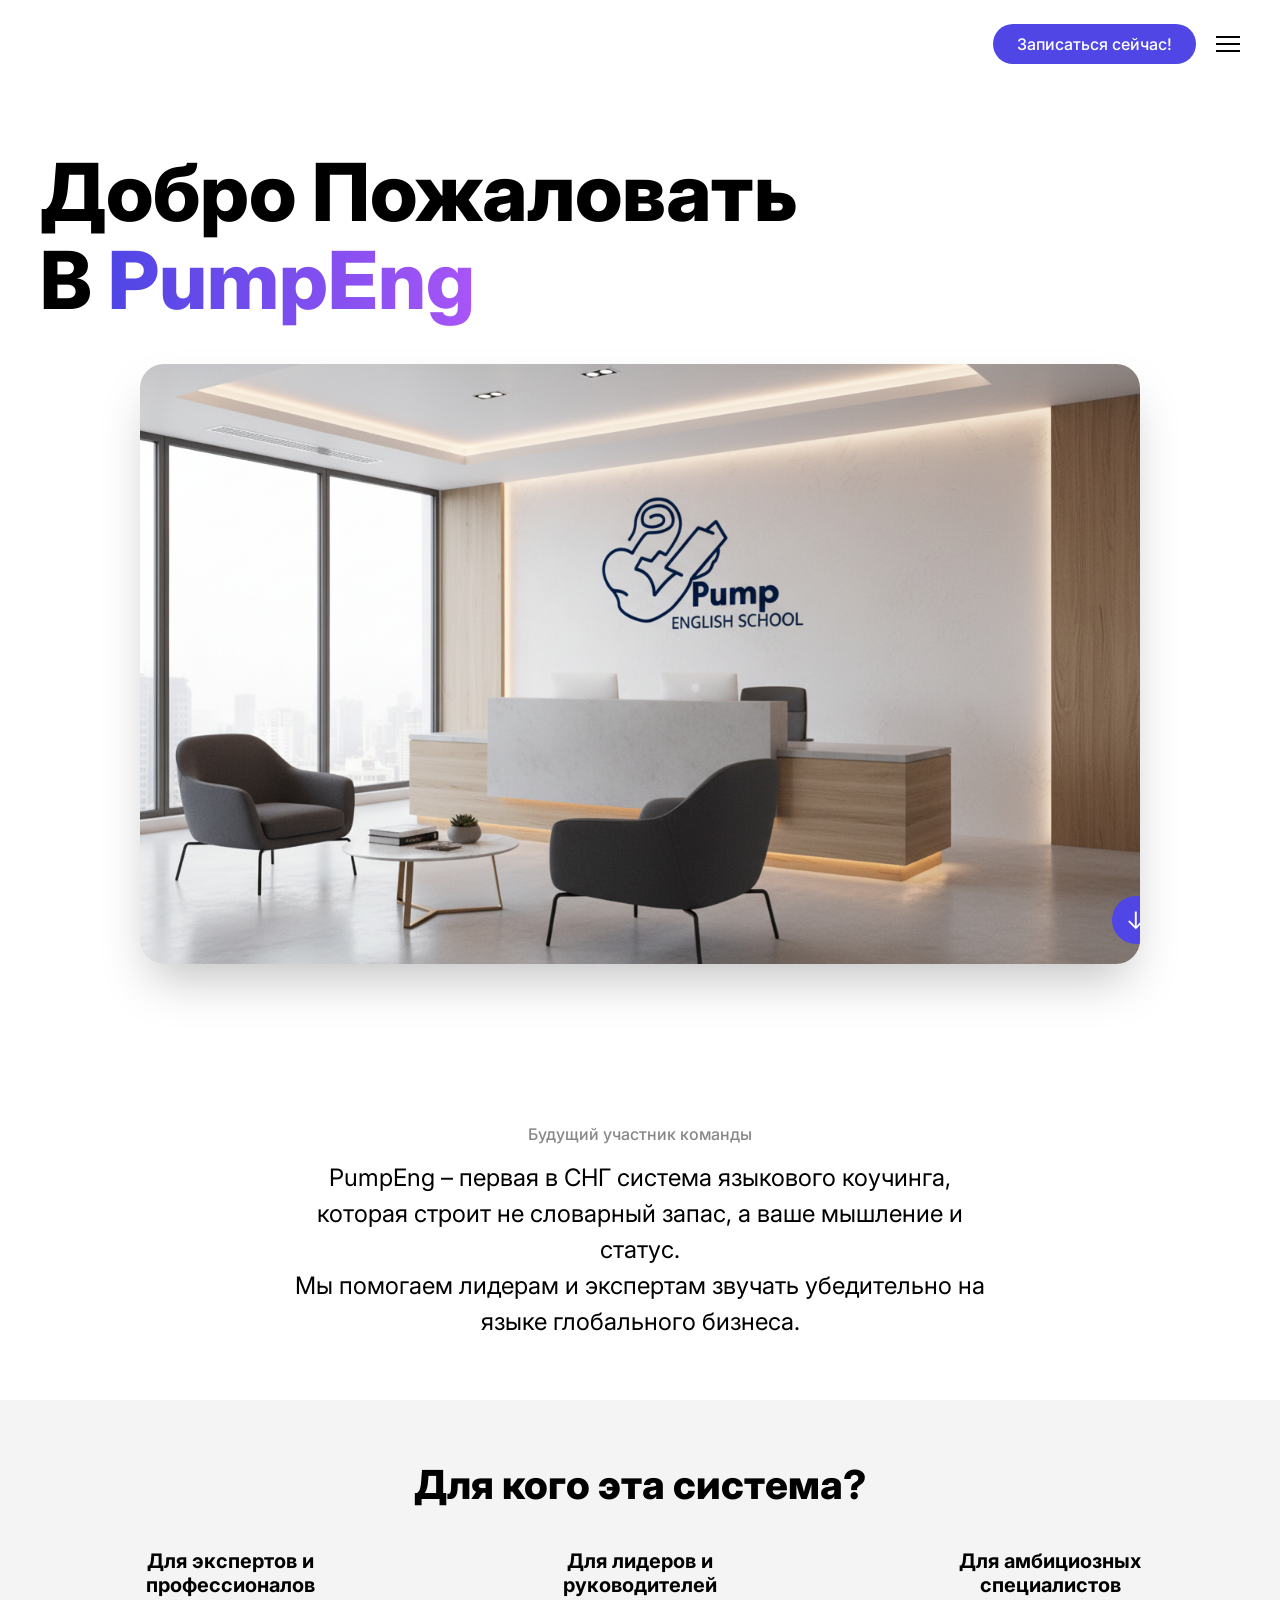
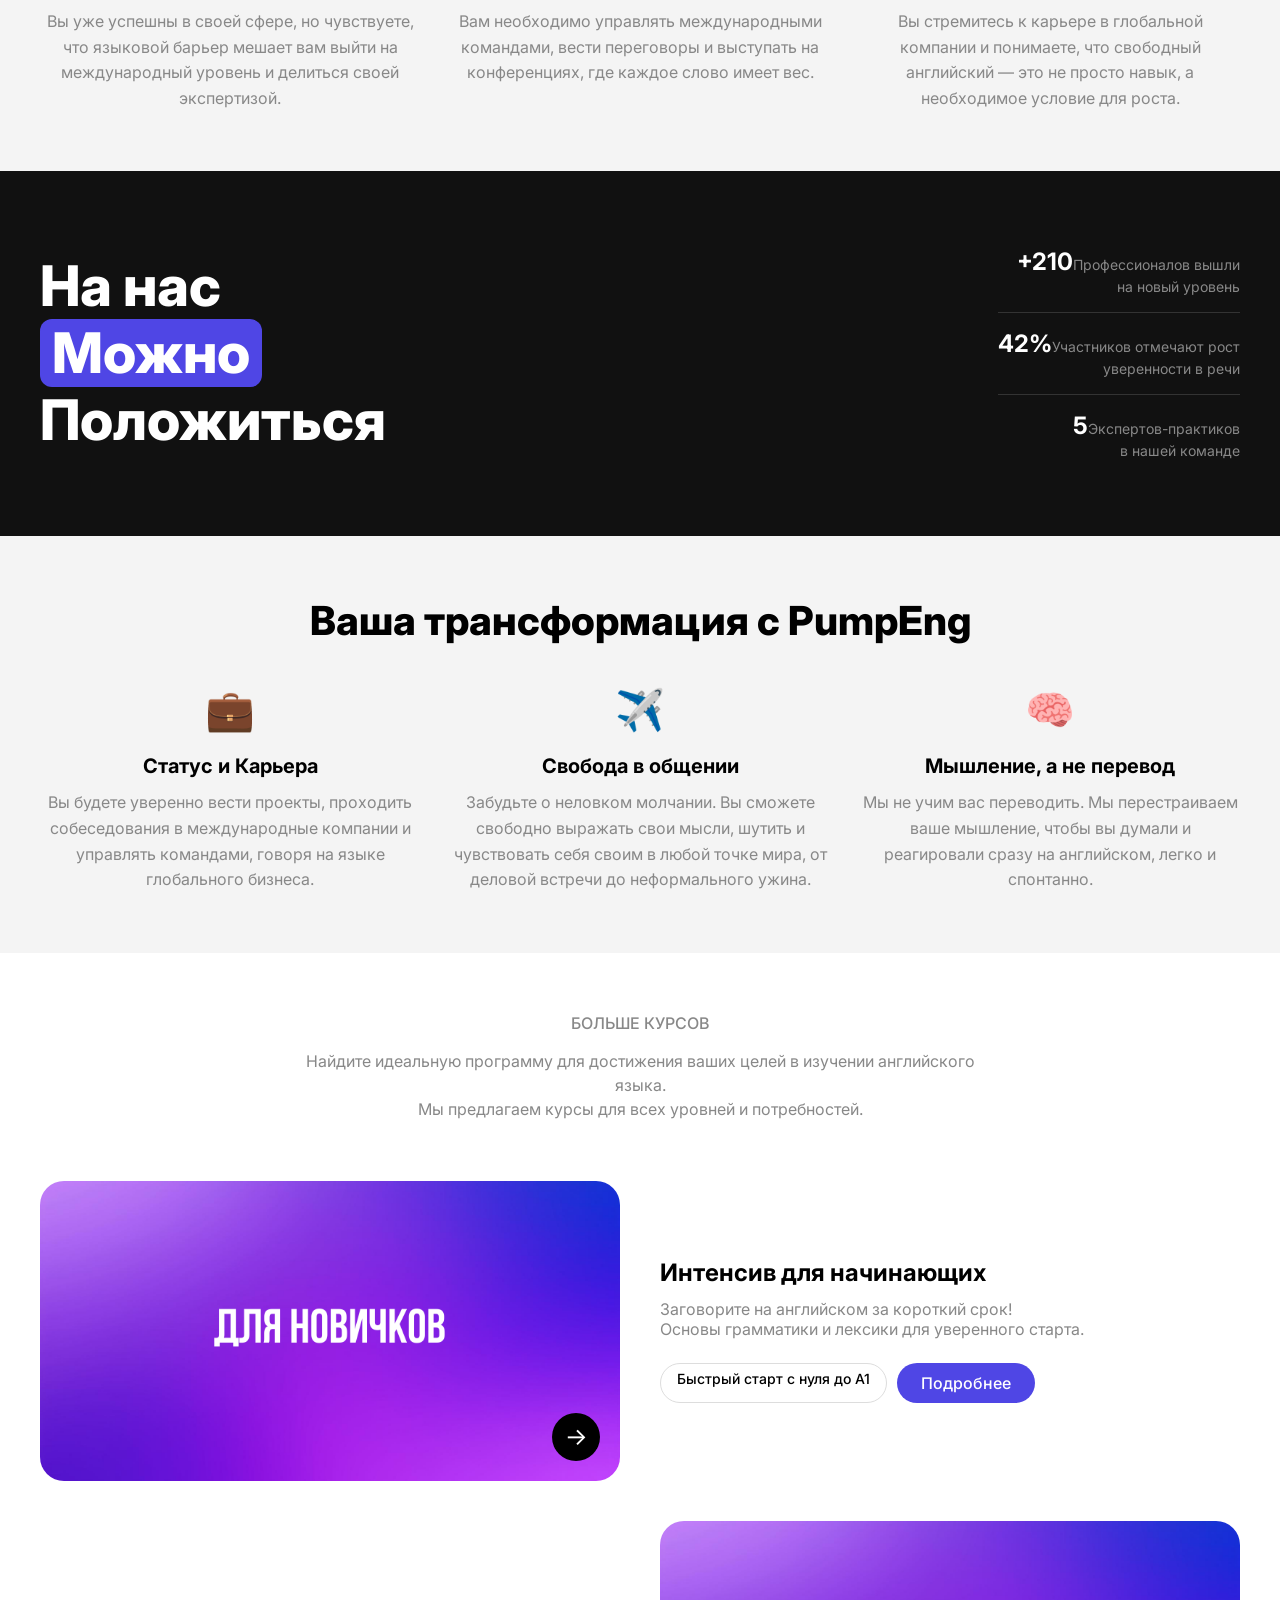
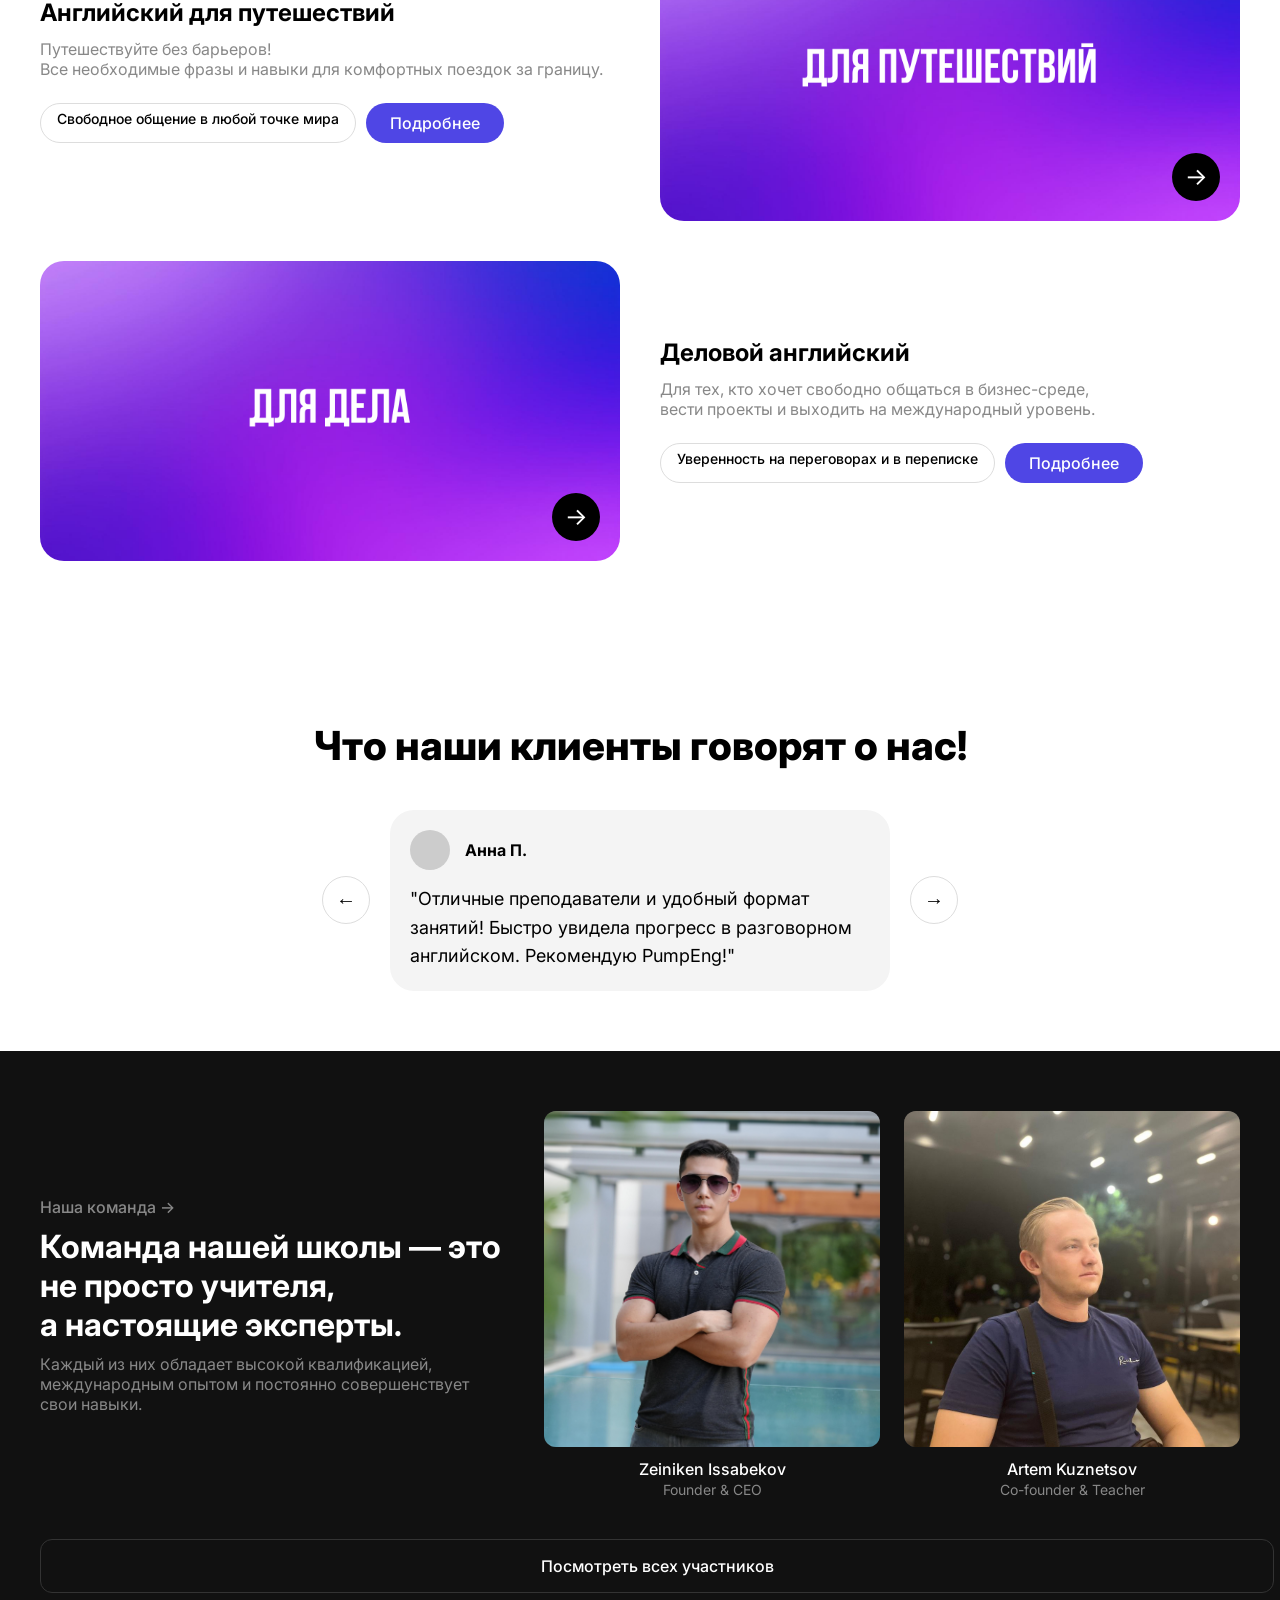
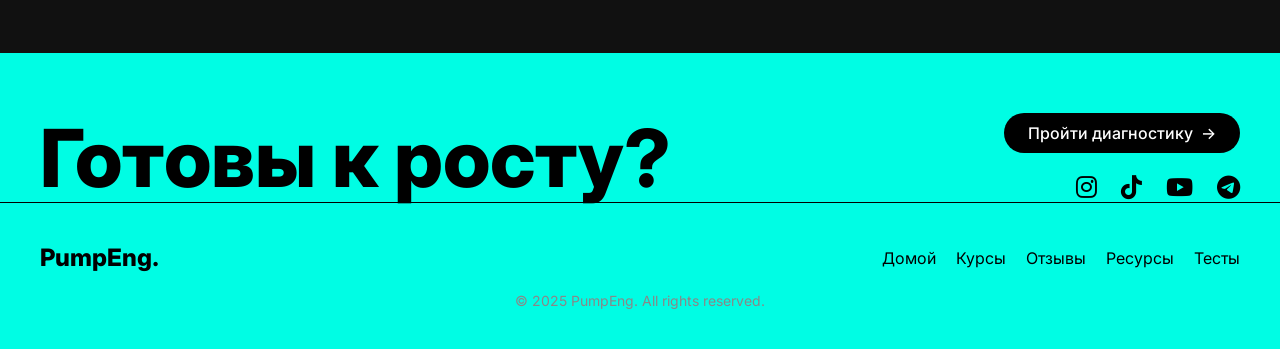
<file: index.html>
<!-- index.html (Финальная версия с новым фото офиса) -->
<!DOCTYPE html>
<html lang="ru">
<head>
    <meta charset="UTF-8">
    <meta name="viewport" content="width=device-width, initial-scale=1.0">
    <title>PumpEng - Языковой коучинг</title>
    <meta name="description" content="PumpEng – система языкового коучинга, которая строит ваше мышление и статус.">
    <link rel="stylesheet" href="new-main-page.css">
    <link rel="stylesheet" href="https://cdnjs.cloudflare.com/ajax/libs/font-awesome/6.2.0/css/all.min.css">
</head>
<body>

    <div class="site-wrapper">
        <header class="new-header">
            <div class="container header-container">
                <div class="header-actions">
                    <a href="https://wa.me/905349158568?text=Здравствуйте,%20хочу%20записаться%20на%20курс" class="btn btn-primary" target="_blank">Записаться сейчас!</a>
                    <div class="menu-container">
                        <div class="hamburger-menu"><span></span><span></span><span></span></div>
                        <ul class="dropdown-menu">
                            <li><a href="courses-overview.html">Курсы</a></li>
                            <li><a href="resources.html">Материалы</a></li>
                            <li><a href="reviews.html">Отзывы</a></li>
                            <li><a href="tests-overview.html">Тесты</a></li>
                        </ul>
                    </div>
                </div>
            </div>
        </header>

        <main>
            <section class="hero-section">
                <div class="container">
                    <h1 class="hero-title">Добро Пожаловать <br> В <span class="gradient-text">PumpEng</span></h1>
                    <div class="hero-image-wrapper">
                        <!-- ИЗМЕНЕНО: Новое изображение и alt текст -->
                        <img src="reception.jpg" alt="Ресепшн в офисе PumpEng">
                        <a href="#intro-text" class="arrow-down-link">
                            <div class="circle-arrow">↓</div>
                        </a>
                    </div>
                </div>
            </section>
            
            <section class="intro-section" id="intro-text">
                <div class="container text-block">
                    <h3>Будущий участник команды</h3>
                    <p>PumpEng – первая в СНГ система языкового коучинга, которая строит не словарный запас, а ваше мышление и статус.<br>Мы помогаем лидерам и экспертам звучать убедительно на языке глобального бизнеса.</p>
                </div>
            </section>
            
            <section class="highlight-section for-whom-section">
                <div class="container">
                    <h3 class="section-title">Для кого эта система?</h3>
                    <div class="for-whom-grid">
                        <div class="for-whom-card"><h4>Для экспертов и<br>профессионалов</h4><p>Вы уже успешны в своей сфере, но чувствуете, что языковой барьер мешает вам выйти на международный уровень и делиться своей экспертизой.</p></div>
                        <div class="for-whom-card"><h4>Для лидеров и<br>руководителей</h4><p>Вам необходимо управлять международными командами, вести переговоры и выступать на конференциях, где каждое слово имеет вес.</p></div>
                        <div class="for-whom-card"><h4>Для амбициозных<br>специалистов</h4><p>Вы стремитесь к карьере в глобальной компании и понимаете, что свободный английский — это не просто навык, а необходимое условие для роста.</p></div>
                    </div>
                </div>
            </section>

            <section class="stats-section">
                 <div class="container stats-container">
                    <div class="stats-title"><h2>На нас <br><span class="highlight-blue">Можно</span><br> Положиться</h2></div>
                    <div class="stats-data">
                        <div class="stat-item"><span class="stat-number" data-goal="500">+500</span><span class="stat-label">Профессионалов вышли<br>на новый уровень</span></div>
                        <div class="stat-item"><span class="stat-number" data-goal="95">95%</span><span class="stat-label">Участников отмечают рост<br>уверенности в речи</span></div>
                        <div class="stat-item"><span class="stat-number" data-goal="5">5</span><span class="stat-label">Экспертов-практиков<br>в нашей команде</span></div>
                    </div>
                </div>
            </section>
            
            <section class="highlight-section outcomes-section">
                <div class="container">
                    <h3 class="section-title">Ваша трансформация с PumpEng</h3>
                    <div class="outcomes-grid">
                        <div class="outcome-card"><div class="outcome-icon">💼</div><h4>Статус и Карьера</h4><p>Вы будете уверенно вести проекты, проходить собеседования в международные компании и управлять командами, говоря на языке глобального бизнеса.</p></div>
                        <div class="outcome-card"><div class="outcome-icon">✈️</div><h4>Свобода в общении</h4><p>Забудьте о неловком молчании. Вы сможете свободно выражать свои мысли, шутить и чувствовать себя своим в любой точке мира, от деловой встречи до неформального ужина.</p></div>
                        <div class="outcome-card"><div class="outcome-icon">🧠</div><h4>Мышление, а не перевод</h4><p>Мы не учим вас переводить. Мы перестраиваем ваше мышление, чтобы вы думали и реагировали сразу на английском, легко и спонтанно.</p></div>
                    </div>
                </div>
            </section>

            <section class="courses-section">
                <div class="container">
                    <div class="text-block">
                        <h3>БОЛЬШЕ КУРСОВ</h3>
                        <p>Найдите идеальную программу для достижения ваших целей в изучении английского языка.<br>Мы предлагаем курсы для всех уровней и потребностей.</p>
                    </div>
                    <div class="course-item">
                        <div class="course-image" id="course-newbies"><a href="beginner-intensive.html" class="arrow-link"><div class="circle-arrow">→</div></a></div>
                        <div class="course-details">
                            <h4>Интенсив для начинающих</h4>
                            <p>Заговорите на английском за короткий срок!<br>Основы грамматики и лексики для уверенного старта.</p>
                            <div class="course-buttons"><a href="beginner-intensive.html" class="btn btn-secondary">Быстрый старт с нуля до A1</a><a href="beginner-intensive.html" class="btn btn-primary">Подробнее</a></div>
                        </div>
                    </div>
                    <div class="course-item">
                        <div class="course-image" id="course-travel"><a href="travel-english.html" class="arrow-link"><div class="circle-arrow">→</div></a></div>
                        <div class="course-details">
                            <h4>Английский для путешествий</h4>
                            <p>Путешествуйте без барьеров!<br>Все необходимые фразы и навыки для комфортных поездок за границу.</p>
                            <div class="course-buttons"><a href="travel-english.html" class="btn btn-secondary">Свободное общение в любой точке мира</a><a href="travel-english.html" class="btn btn-primary">Подробнее</a></div>
                        </div>
                    </div>
                     <div class="course-item">
                        <div class="course-image" id="course-business"><a href="business-english.html" class="arrow-link"><div class="circle-arrow">→</div></a></div>
                        <div class="course-details">
                            <h4>Деловой английский</h4>
                            <p>Для тех, кто хочет свободно общаться в бизнес-среде,<br>вести проекты и выходить на международный уровень.</p>
                            <div class="course-buttons"><a href="business-english.html" class="btn btn-secondary">Уверенность на переговорах и в переписке</a><a href="business-english.html" class="btn btn-primary">Подробнее</a></div>
                        </div>
                    </div>
                </div>
            </section>

            <section class="testimonials-section">
                <div class="container">
                    <h3 class="section-title">Что наши клиенты говорят о нас!</h3>
                    <div class="testimonial-slider-container">
                        <button class="slider-arrow prev" id="prev-slide">←</button>
                        <div class="testimonial-slider-viewport"><div class="slider-wrapper"><div class="testimonial-card"><div class="author-info"><div class="avatar"></div><div class="author">Анна П.</div></div><p>"Отличные преподаватели и удобный формат занятий! Быстро увидела прогресс в разговорном английском. Рекомендую PumpEng!"</p></div><div class="testimonial-card"><div class="author-info"><div class="avatar"></div><div class="author">Сергей К.</div></div><p>"Индивидуальный подход действительно работает. Преподаватель учел все мои цели и помог подготовиться к собеседованию на английском."</p></div><div class="testimonial-card"><div class="author-info"><div class="avatar"></div><div class="author">Елена В.</div></div><p>"Очень понравился разговорный клуб! Наконец-то начала говорить свободнее и перестала бояться делать ошибки."</p></div></div></div>
                        <button class="slider-arrow next" id="next-slide">→</button>
                    </div>
                </div>
            </section>
            
            <section class="team-section">
                <div class="container team-container">
                    <div class="team-description">
                        <p><strong><a href="team.html">Наша команда →</a></strong></p>
                        <h3>Команда нашей школы — это не просто учителя,<br>а настоящие эксперты.</h3>
                        <p class="text-muted">Каждый из них обладает высокой квалификацией, международным опытом и постоянно совершенствует свои навыки.</p>
                    </div>
                    <div class="team-grid">
                        <div class="team-member"><div class="team-photo"><img src="teacher-1.jpg" alt="Фото Zeiniken Issabekov"></div><p>Zeiniken Issabekov</p><span>Founder & CEO</span></div>
                        <div class="team-member"><div class="team-photo"><img src="teacher-2.jpg" alt="Фото Artem Kuznetsov"></div><p>Artem Kuznetsov</p><span>Co-founder & Teacher</span></div>
                    </div>
                </div>
                <div class="container"><a href="team.html" class="view-all-btn">Посмотреть всех участников</a></div>
            </section>

            <section class="cta-section">
                <div class="container cta-container">
                    <div class="cta-text"><h2>Готовы к росту?</h2></div>
                    <div class="cta-actions">
                        <a href="https://wa.me/905349158568?text=Здравствуйте,%20хочу%20пройти%20бесплатную%20диагностику" class="btn btn-dark" target="_blank">Пройти диагностику <span class="arrow-icon">→</span></a>
                        <div class="social-links">
                            <a href="https://www.instagram.com/pump.english.official/" target="_blank"><i class="fab fa-instagram"></i></a>
                            <a href="https://www.tiktok.com/@pumpengschool?_t=ZS-904jwzvESfg&_r=1" target="_blank"><i class="fab fa-tiktok"></i></a>
                            <a href="https://www.youtube.com/@pumpenglishschool" target="_blank"><i class="fab fa-youtube"></i></a>
                            <a href="https://t.me/pumpeng" target="_blank"><i class="fab fa-telegram"></i></a>
                        </div>
                    </div>
                </div>
            </section>
        </main>

        <footer class="new-footer">
            <div class="container footer-container">
                <div class="footer-brand">PumpEng.</div>
                <div class="footer-nav"><a href="index.html">Домой</a><a href="courses-overview.html">Курсы</a><a href="reviews.html">Отзывы</a><a href="resources.html">Ресурсы</a><a href="tests-overview.html">Тесты</a></div>
            </div>
            <div class="container copyright-container"><span>© 2025 PumpEng. All rights reserved.</span></div>
        </footer>
    </div> 
    <button id="scrollToTopBtn" title="Наверх"><i class="fas fa-arrow-up"></i></button>
    <script src="main-page-script.js"></script>
</body>
</html>
</file>
<file: new-main-page.css>
/* new-main-page.css (Финальная версия с новым фото офиса) */

@import url('https://fonts.googleapis.com/css2?family=Inter:wght@400;500;700;800&display=swap');

/* === ОСНОВНЫЕ ПЕРЕМЕННЫЕ И СТИЛИ === */
:root {
    --color-background: #ffffff;
    --color-text: #000000;
    --color-text-muted: #888888;
    --color-dark-bg: #111111;
    --color-light-grey-bg: #f4f4f4;
    --color-accent-blue: #4f46e5;
    --color-accent-cyan: #00fde4;
    --border-radius-main: 24px;
    --border-radius-small: 12px;
}
html { overflow-x: hidden; }
body { margin: 0; font-family: 'Inter', sans-serif; background-color: var(--color-background); color: var(--color-text); -webkit-font-smoothing: antialiased; -moz-osx-font-smoothing: grayscale; }
.site-wrapper { width: 100%; overflow: hidden; }
.container { max-width: 1200px; margin: 0 auto; padding: 0 24px; }
section { padding: 60px 0; }
h1, h2, h3, h4, p { margin: 0; }
.btn { padding: 10px 24px; border-radius: 50px; text-decoration: none; font-weight: 500; transition: transform 0.2s; display: inline-block; }
.btn:hover { transform: scale(1.05); }
.btn-primary { background-color: var(--color-accent-blue); color: #fff; }
.btn-secondary { border: 1px solid #ddd; color: var(--color-text); font-size: 14px; padding: 6px 16px;}
.btn-dark { background-color: #000; color: #fff; display: inline-flex; align-items: center; gap: 8px;}

/* === ШАПКА И МЕНЮ === */
.new-header { padding: 24px 0; }
.header-container { display: flex; justify-content: flex-end; align-items: center; }
.header-actions { display: flex; align-items: center; gap: 20px; }
.menu-container { position: relative; }
.hamburger-menu { width: 24px; cursor: pointer; }
.hamburger-menu span { display: block; height: 2px; background-color: #000; margin-bottom: 5px; }
.hamburger-menu span:last-child { margin-bottom: 0; }
.dropdown-menu { position: absolute; top: 100%; right: 0; background-color: #fff; border: 1px solid #eee; border-radius: var(--border-radius-small); box-shadow: 0 8px 16px rgba(0,0,0,0.1); list-style: none; padding: 10px; margin: 10px 0 0 0; width: 200px; opacity: 0; visibility: hidden; transform: translateY(10px); transition: opacity 0.3s ease, transform 0.3s ease, visibility 0.3s; }
.menu-container:hover .dropdown-menu { opacity: 1; visibility: visible; transform: translateY(0); }
.dropdown-menu li a { display: block; padding: 10px 15px; text-decoration: none; color: var(--color-text); border-radius: 8px; transition: background-color 0.2s ease; }
.dropdown-menu li a:hover { background-color: var(--color-light-grey-bg); }

/* === СЕКЦИЯ HERO (ИЗМЕНЕНО) === */
.hero-title { font-size: 80px; font-weight: 800; line-height: 1.1; margin-bottom: 40px; }
.gradient-text { background: linear-gradient(90deg, #4f46e5, #a855f7); -webkit-background-clip: text; -webkit-text-fill-color: transparent; }
.hero-image-wrapper { 
    position: relative; 
    max-width: 1000px; 
    margin: 0 auto;
    border-radius: var(--border-radius-main);
    overflow: hidden; /* Обрезаем все, что выходит за рамки */
    max-height: 600px; /* Ограничиваем максимальную высоту */
    box-shadow: 0 25px 50px -12px rgba(0,0,0,0.25);
}
.hero-image-wrapper img { 
    width: 100%; 
    height: 100%; 
    display: block;
    object-fit: cover; /* Масштабируем картинку, чтобы она заполнила блок, обрезая лишнее */
}
.arrow-down-link { position: absolute; bottom: 20px; right: -20px; text-decoration: none; }
.circle-arrow {
    width: 48px; height: 48px; border-radius: 50%;
    display: flex; align-items: center; justify-content: center;
    font-size: 24px; color: #fff; background-color: var(--color-accent-blue);
}

/* === СЕКЦИЯ INTRO & TEXT BLOCK === */
.text-block { max-width: 700px; margin: 0 auto; text-align: center; }
.intro-section { padding-top: 100px; }
.text-block h3 { font-size: 16px; font-weight: 500; margin-bottom: 16px; color: var(--color-text-muted); }
.text-block p { font-size: 24px; line-height: 1.5; }

/* ... (остальные стили без изменений) ... */
.section-title { font-size: 40px; font-weight: 800; text-align: center; margin-bottom: 40px; }
.highlight-section { background-color: var(--color-light-grey-bg); }
.for-whom-grid { display: grid; grid-template-columns: repeat(3, 1fr); gap: 30px; margin-top: 40px; text-align: center; }
.for-whom-card h4 { font-size: 20px; font-weight: 700; margin-bottom: 12px; }
.for-whom-card p { color: var(--color-text-muted); line-height: 1.6; }
.stats-section { background-color: var(--color-dark-bg); color: #fff; }
.stats-container { display: flex; justify-content: space-between; align-items: center; gap: 40px; }
.stats-title h2 { font-size: 56px; font-weight: 800; line-height: 1.2; }
.highlight-blue { background-color: var(--color-accent-blue); padding: 0 12px; border-radius: var(--border-radius-small); }
.stats-data { text-align: right; }
.stat-item { padding: 16px 0; border-bottom: 1px solid #333; }
.stat-item:last-child { border-bottom: none; }
.stat-number { font-size: 24px; font-weight: 700; }
.stat-label { font-size: 14px; color: var(--color-text-muted); }
.outcomes-grid { display: grid; grid-template-columns: repeat(3, 1fr); gap: 30px; margin-top: 40px; }
.outcome-card { text-align: center; }
.outcome-icon { font-size: 40px; margin-bottom: 20px; }
.outcome-card h4 { font-size: 20px; font-weight: 700; margin-bottom: 12px; }
.outcome-card p { color: var(--color-text-muted); line-height: 1.6; }
.courses-section .text-block { margin-bottom: 60px; }
.courses-section .text-block p { font-size: 16px; color: var(--color-text-muted); }
.course-item { display: flex; gap: 40px; align-items: center; margin-bottom: 40px; }
.course-item:nth-child(odd) { flex-direction: row-reverse; }
.course-image { flex: 1; height: 300px; background-color: var(--color-light-grey-bg); border-radius: var(--border-radius-main); position: relative; background-size: cover; background-position: center; background-repeat: no-repeat; }
.course-image .arrow-link { position: absolute; bottom: 20px; right: 20px; text-decoration: none; }
.course-image .circle-arrow { background-color: #000; }
.course-details { flex: 1; text-align: left; }
.course-details h4 { font-size: 24px; font-weight: 700; margin-bottom: 12px; }
.course-details p { font-size: 16px; color: var(--color-text-muted); margin-bottom: 24px; }
.course-buttons { display: flex; gap: 10px; flex-wrap: wrap; }
#course-newbies { background-image: url('dlya-novichkov.jpg'); }
#course-travel { background-image: url('dlya-puteshestviy.jpg'); }
#course-business { background-image: url('dlya-dela.jpg'); }
.testimonials-section { background-color: #fff; }
.testimonial-slider-container { display: flex; align-items: center; justify-content: center; gap: 20px; }
.slider-arrow { background: none; border: 1px solid #ddd; color: #000; width: 48px; height: 48px; border-radius: 50%; cursor: pointer; font-size: 20px; }
.testimonial-slider-viewport { max-width: 500px; overflow: hidden; }
.slider-wrapper { display: flex; transition: transform 0.5s ease-in-out; }
.testimonial-card { flex: 0 0 100%; box-sizing: border-box; padding: 20px; background-color: var(--color-light-grey-bg); border-radius: var(--border-radius-main); }
.author-info { display: flex; align-items: center; gap: 15px; margin-bottom: 15px; }
.avatar { width: 40px; height: 40px; border-radius: 50%; background-color: #ccc; }
.author { font-weight: 700; }
.testimonial-card p { font-size: 18px; line-height: 1.6; }
.team-section { background-color: var(--color-dark-bg); color: #fff; }
.team-container { display: flex; gap: 40px; align-items: center; }
.team-description { flex-basis: 40%; }
.team-description a { color: var(--color-text-muted); text-decoration: none; font-weight: 500; }
.team-description h3 { font-size: 32px; font-weight: 700; margin: 10px 0; }
.team-description .text-muted { color: var(--color-text-muted); }
.team-grid { flex-basis: 60%; display: grid; grid-template-columns: repeat(2, 1fr); gap: 24px; }
.team-member { text-align: center; }
.team-photo { width: 100%; padding-bottom: 100%; background-color: #333; border-radius: var(--border-radius-small); margin-bottom: 12px; position: relative; overflow: hidden; }
.team-photo img { position: absolute; top: 0; left: 0; width: 100%; height: 100%; object-fit: cover; }
.team-member p { font-weight: 500; }
.team-member span { font-size: 14px; color: var(--color-text-muted); }
.view-all-btn { display: block; width: 100%; text-align: center; padding: 16px; border: 1px solid #333; border-radius: var(--border-radius-small); margin-top: 40px; text-decoration: none; color: #fff; font-weight: 500; }
.cta-section { background-color: var(--color-accent-cyan); padding-bottom: 0; }
.cta-container { display: flex; justify-content: space-between; align-items: center; }
.cta-text h2 { font-size: 80px; font-weight: 800; line-height: 1.1; }
.cta-actions { text-align: right; }
.social-links { display: flex; gap: 24px; justify-content: flex-end; margin-top: 20px; }
.social-links a { color: #000; text-decoration: none; font-size: 24px; }
.new-footer { padding: 40px 0; background-color: var(--color-accent-cyan); border-top: 1px solid #000; }
.footer-container { display: flex; justify-content: space-between; align-items: center; margin-bottom: 20px; }
.footer-brand { font-weight: 800; font-size: 24px; }
.footer-nav { display: flex; gap: 20px; }
.footer-nav a { text-decoration: none; color: var(--color-text); }
.copyright-container { text-align: center; color: var(--color-text-muted); font-size: 14px; }
#scrollToTopBtn { display: none; position: fixed; bottom: 30px; right: 30px; z-index: 99; border: none; outline: none; background-color: var(--color-accent-blue); color: white; cursor: pointer; padding: 12px 15px; border-radius: 50%; font-size: 18px; box-shadow: 0 4px 8px rgba(0, 0, 0, 0.2); transition: background-color 0.3s, opacity 0.3s; opacity: 0.8; }
#scrollToTopBtn:hover { opacity: 1; }
@media (max-width: 768px) {
    .container { padding: 0 16px; }
    section { padding: 40px 0; }
    .hero-title, .cta-text h2 { font-size: 48px; }
    .intro-section .text-block p { font-size: 18px; }
    .stats-title h2 { font-size: 40px; }
    .arrow-down-link { right: 16px; bottom: 16px; }
    .stats-container, .team-container, .cta-container, .footer-container, .footer-nav { flex-direction: column; gap: 30px; text-align: center; }
    .stats-data { text-align: left; width: 100%;}
    .course-item, .course-item:nth-child(odd) { flex-direction: column !important; }
    .for-whom-grid, .outcomes-grid { grid-template-columns: 1fr; }
    .team-description h3 { font-size: 28px; }
    .slider-arrow { width: 40px; height: 40px; }
    .cta-actions, .social-links { text-align: center; justify-content: center; }
    .footer-nav { gap: 15px; }
}
</file>
